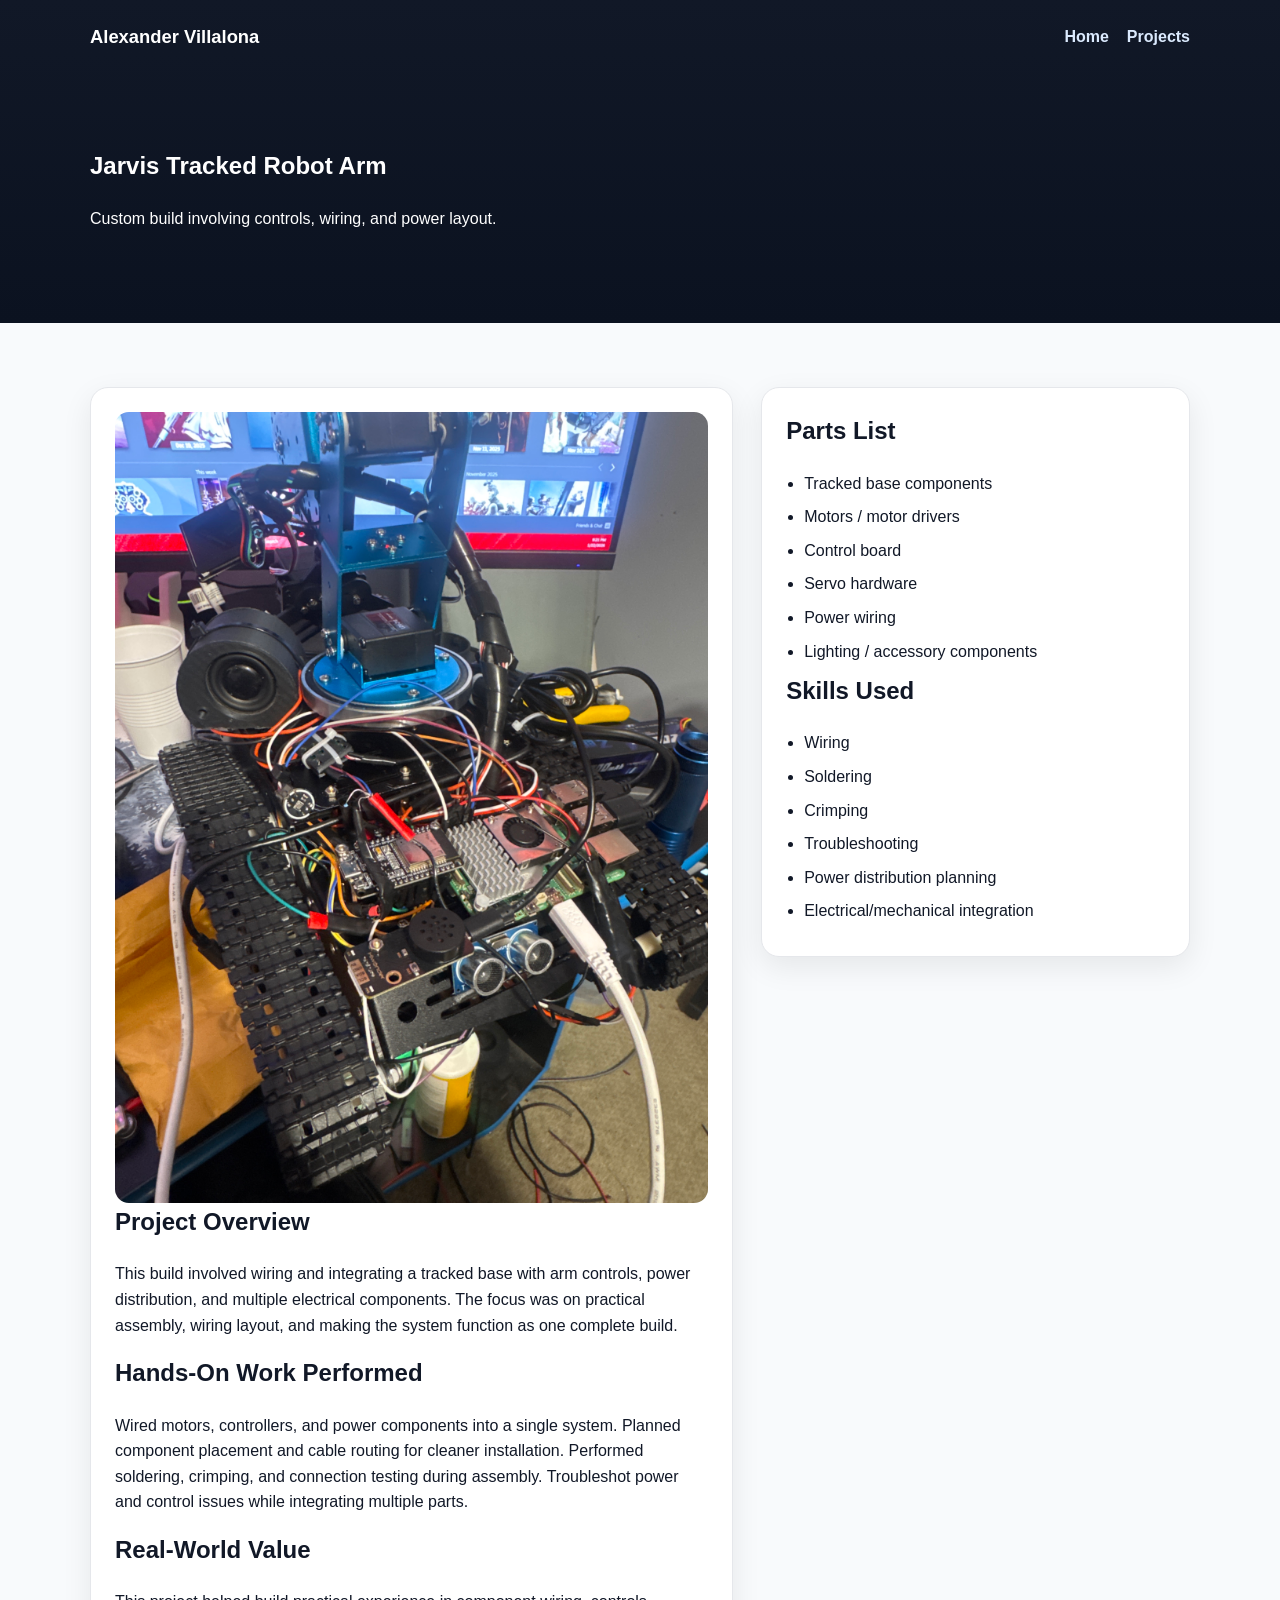
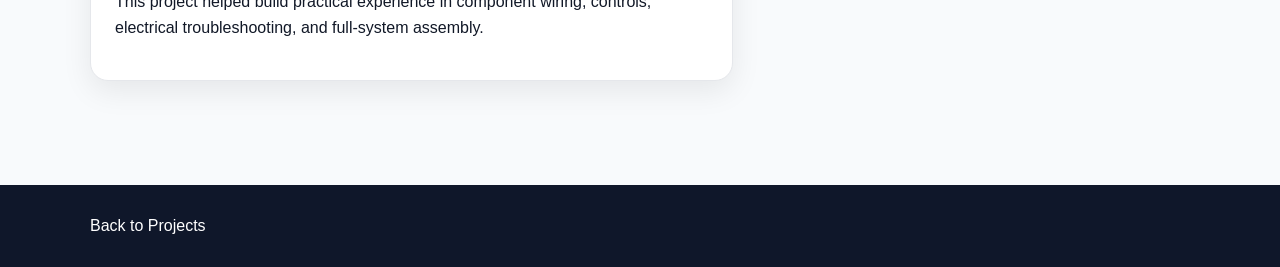
<file: project-robot-arm.html>
<!DOCTYPE html>
<html lang="en">
<head>
  <meta charset="UTF-8" />
  <meta name="viewport" content="width=device-width, initial-scale=1.0" />
  <title>Jarvis Tracked Robot Arm | Alexander Villalona</title>
  <link rel="stylesheet" href="styles.css" />
</head>
<body>
  <header class="site-header">
    <div class="container">
      <nav class="nav">
        <div class="brand">Alexander Villalona</div>
        <div class="nav-links">
          <a href="index.html">Home</a>
          <a href="projects.html">Projects</a>
        </div>
      </nav>
      <section class="project-hero">
        <h1>Jarvis Tracked Robot Arm</h1>
        <p>Custom build involving controls, wiring, and power layout.</p>
      </section>
    </div>
  </header>

  <main class="section">
    <div class="container project-layout">
      <div class="project-main">
        <img src="images/robot-arm.jpg" alt="Tracked robot arm project">
        <h2>Project Overview</h2>
        <p>
          This build involved wiring and integrating a tracked base with arm controls,
          power distribution, and multiple electrical components. The focus was on
          practical assembly, wiring layout, and making the system function as one complete build.
        </p>

        <h2>Hands-On Work Performed</h2>
        <p>
          Wired motors, controllers, and power components into a single system.
          Planned component placement and cable routing for cleaner installation.
          Performed soldering, crimping, and connection testing during assembly.
          Troubleshot power and control issues while integrating multiple parts.
        </p>

        <h2>Real-World Value</h2>
        <p>
          This project helped build practical experience in component wiring,
          controls, electrical troubleshooting, and full-system assembly.
        </p>
      </div>

      <aside class="project-side">
        <h2>Parts List</h2>
        <ul class="parts-list">
          <li>Tracked base components</li>
          <li>Motors / motor drivers</li>
          <li>Control board</li>
          <li>Servo hardware</li>
          <li>Power wiring</li>
          <li>Lighting / accessory components</li>
        </ul>

        <h2>Skills Used</h2>
        <ul class="parts-list">
          <li>Wiring</li>
          <li>Soldering</li>
          <li>Crimping</li>
          <li>Troubleshooting</li>
          <li>Power distribution planning</li>
          <li>Electrical/mechanical integration</li>
        </ul>
      </aside>
    </div>
  </main>

  <footer class="footer">
    <div class="container"><a href="projects.html">Back to Projects</a></div>
  </footer>
</body>
</html>
</file>
<file: styles.css>
:root {
  --bg-dark: #111827;
  --bg-darker: #0b1220;
  --bg-light: #f8fafc;
  --card: #ffffff;
  --text: #111827;
  --muted: #4b5563;
  --line: #e5e7eb;
  --accent: #2563eb;
  --accent-hover: #1d4ed8;
  --shadow: 0 10px 30px rgba(0, 0, 0, 0.08);
  --radius: 18px;
  --max: 1100px;
}

* {
  box-sizing: border-box;
}

body {
  margin: 0;
  font-family: Arial, Helvetica, sans-serif;
  color: var(--text);
  background: var(--bg-light);
  line-height: 1.6;
}

a {
  color: inherit;
  text-decoration: none;
}

img {
  max-width: 100%;
  display: block;
  border-radius: 14px;
}

.container {
  width: min(92%, var(--max));
  margin: 0 auto;
}

.site-header {
  background: linear-gradient(180deg, var(--bg-dark), var(--bg-darker));
  color: white;
  padding-bottom: 56px;
}

.nav {
  display: flex;
  justify-content: space-between;
  align-items: center;
  padding: 22px 0;
}

.brand {
  font-size: 1.15rem;
  font-weight: 700;
}

.nav-links {
  display: flex;
  gap: 18px;
  flex-wrap: wrap;
}

.nav-links a {
  color: #dbeafe;
  font-weight: 600;
}

.nav-links a:hover {
  color: white;
}

.hero {
  padding: 52px 0 24px;
}

.hero h1 {
  margin: 0 0 10px;
  font-size: clamp(2rem, 5vw, 3.6rem);
  line-height: 1.05;
}

.hero p {
  margin: 0;
  max-width: 760px;
  color: #cbd5e1;
  font-size: 1.05rem;
}

.hero-actions {
  margin-top: 24px;
  display: flex;
  gap: 14px;
  flex-wrap: wrap;
}

.button {
  display: inline-block;
  background: var(--accent);
  color: white;
  padding: 13px 18px;
  border-radius: 12px;
  font-weight: 700;
  box-shadow: var(--shadow);
  transition: 0.2s ease;
}

.button:hover {
  background: var(--accent-hover);
  transform: translateY(-1px);
}

.button.secondary {
  background: transparent;
  border: 1px solid rgba(255,255,255,0.25);
  color: white;
  box-shadow: none;
}

.section {
  padding: 64px 0;
}

.section-title {
  margin: 0 0 18px;
  font-size: 2rem;
}

.section-intro {
  margin: 0 0 28px;
  color: var(--muted);
  max-width: 760px;
}

.grid {
  display: grid;
  gap: 22px;
}

.grid-2 {
  grid-template-columns: repeat(auto-fit, minmax(280px, 1fr));
}

.grid-3 {
  grid-template-columns: repeat(auto-fit, minmax(240px, 1fr));
}

.card {
  background: var(--card);
  border: 1px solid var(--line);
  border-radius: var(--radius);
  padding: 24px;
  box-shadow: var(--shadow);
  transition: 0.2s ease;
}

.card:hover {
  transform: translateY(-3px);
}

.card h3 {
  margin-top: 0;
  margin-bottom: 10px;
}

.card p {
  margin: 0;
  color: var(--muted);
}

.skills-list,
.parts-list {
  padding-left: 18px;
  margin: 0;
}

.skills-list li,
.parts-list li {
  margin-bottom: 8px;
}

.project-card {
  overflow: hidden;
  padding: 0;
}

.project-card img {
  border-radius: 0;
  width: 100%;
  height: 220px;
  object-fit: cover;
}

.project-card-content {
  padding: 22px;
}

.project-meta {
  color: var(--muted);
  font-size: 0.95rem;
  margin-top: 8px;
}

.project-hero {
  padding: 54px 0 20px;
  color: white;
}

.project-layout {
  display: grid;
  gap: 28px;
  grid-template-columns: 1.35fr 0.9fr;
  align-items: start;
}

.project-main,
.project-side {
  background: white;
  border: 1px solid var(--line);
  border-radius: var(--radius);
  padding: 24px;
  box-shadow: var(--shadow);
}

.project-main h2,
.project-side h2 {
  margin-top: 0;
}

.footer {
  background: #0f172a;
  color: #cbd5e1;
  padding: 28px 0;
  margin-top: 40px;
}

.footer a {
  color: white;
}

@media (max-width: 860px) {
  .project-layout {
    grid-template-columns: 1fr;
  }

  .nav {
    gap: 16px;
    align-items: flex-start;
    flex-direction: column;
  }
}
</file>
